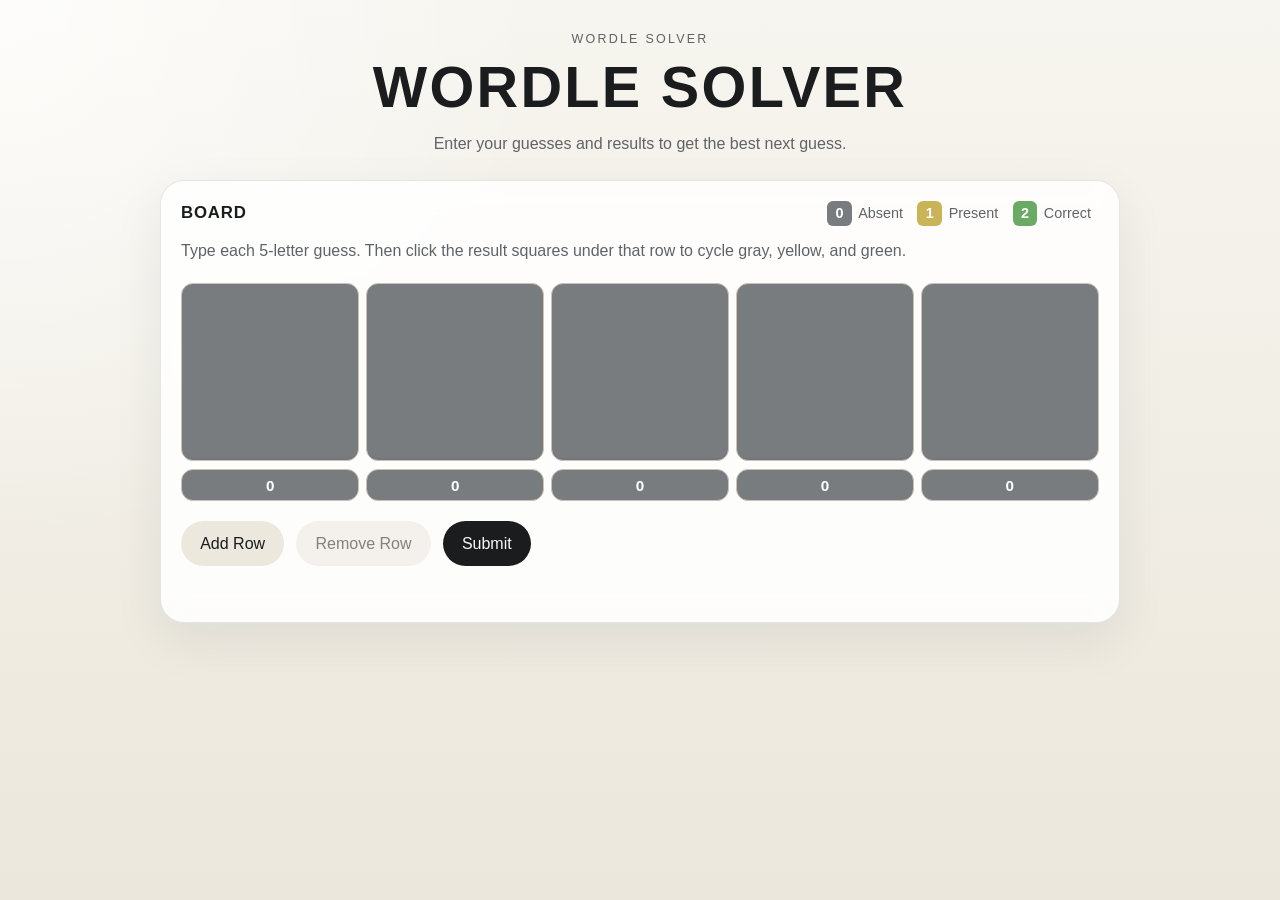
<file: frontend/index.html>
<!doctype html>
<html lang="en">
  <head>
    <meta charset="utf-8" />
    <meta name="viewport" content="width=device-width, initial-scale=1" />
    <title>Wordle Solver</title>
    <link rel="stylesheet" href="./styles.css" />
  </head>
  <body>
    <main class="page-shell">
      <section class="hero">
        <p class="eyebrow">Wordle Solver</p>
        <h1>Wordle Solver</h1>
        <p class="subtitle">
          Enter your guesses and results to get the best next guess.
        </p>
      </section>

      <section class="panel">
        <div class="panel-header">
          <h2>Board</h2>
          <div class="legend">
            <span class="legend-chip is-absent">0</span>
            <span class="legend-label">Absent</span>
            <span class="legend-chip is-present">1</span>
            <span class="legend-label">Present</span>
            <span class="legend-chip is-correct">2</span>
            <span class="legend-label">Correct</span>
          </div>
        </div>

        <p class="helper">
          Type each 5-letter guess. Then click the result squares under that row
          to cycle gray, yellow, and green.
        </p>

        <p id="backend-notice" class="backend-notice" hidden></p>

        <div id="board" class="board" aria-live="polite"></div>

        <div class="actions">
          <button id="add-row-button" type="button" class="button secondary">
            Add Row
          </button>
          <button id="remove-row-button" type="button" class="button secondary">
            Remove Row
          </button>
          <button id="solve-button" type="button" class="button primary">
            Submit
          </button>
        </div>

        <p id="status-message" class="status-message" aria-live="polite"></p>
      </section>

      <section id="results-panel" class="panel results-panel" hidden>
        <div class="panel-header">
          <h2>Next Guess</h2>
          <p id="strategy-line" class="strategy-line"></p>
        </div>

        <div class="result-grid">
          <article class="result-card result-card-primary">
            <p class="result-label">Best next guess</p>
            <div id="best-guess-tiles" class="word-tiles word-tiles-large"></div>
          </article>

          <article class="result-card">
            <p class="result-label">Remaining candidate count</p>
            <p id="remaining-count" class="remaining-count"></p>
          </article>
        </div>

        <article class="result-card">
          <div class="result-card-header">
            <p class="result-label">Top 10 ranked guesses</p>
            <p id="ranking-label" class="result-subtle"></p>
          </div>
          <ol id="ranked-list" class="ranked-list"></ol>
        </article>

        <article id="candidates-card" class="result-card" hidden>
          <div class="result-card-header">
            <p class="result-label">Remaining candidate words</p>
            <p class="result-subtle">Shown only when the list is already small.</p>
          </div>
          <div id="candidate-list" class="candidate-list"></div>
        </article>
      </section>
    </main>

    <script src="./config.js"></script>
    <script src="./app.js" defer></script>
  </body>
</html>
</file>
<file: frontend/styles.css>
:root {
  --bg-top: #f7f5ef;
  --bg-bottom: #ebe7dc;
  --panel: rgba(255, 255, 255, 0.86);
  --panel-border: rgba(27, 28, 29, 0.1);
  --text-main: #1a1c1d;
  --text-muted: #5f6368;
  --tile-empty: #ffffff;
  --tile-border: #c9c2b7;
  --tile-shadow: rgba(31, 32, 33, 0.08);
  --absent: #787c7e;
  --present: #c9b458;
  --correct: #6aaa64;
  --primary: #1a1c1d;
  --primary-contrast: #f8f8f6;
  --secondary: #ede8de;
}

* {
  box-sizing: border-box;
}

body {
  margin: 0;
  min-height: 100vh;
  background:
    radial-gradient(circle at top left, rgba(255, 255, 255, 0.75), transparent 35%),
    linear-gradient(180deg, var(--bg-top), var(--bg-bottom));
  color: var(--text-main);
  font-family: "Avenir Next", "Trebuchet MS", "Segoe UI", sans-serif;
}

button,
input {
  font: inherit;
}

.page-shell {
  width: min(960px, calc(100vw - 2rem));
  margin: 0 auto;
  padding: 2rem 0 3rem;
}

.hero {
  text-align: center;
  margin-bottom: 1.5rem;
}

.hero h1 {
  margin: 0;
  font-size: clamp(2.25rem, 6vw, 3.6rem);
  letter-spacing: 0.04em;
  text-transform: uppercase;
}

.eyebrow {
  margin: 0 0 0.5rem;
  color: var(--text-muted);
  letter-spacing: 0.18em;
  text-transform: uppercase;
  font-size: 0.78rem;
}

.subtitle {
  width: min(38rem, 100%);
  margin: 0.75rem auto 0;
  color: var(--text-muted);
  line-height: 1.5;
}

.panel {
  background: var(--panel);
  backdrop-filter: blur(12px);
  border: 1px solid var(--panel-border);
  border-radius: 24px;
  padding: 1.25rem;
  box-shadow: 0 18px 50px var(--tile-shadow);
}

.panel + .panel {
  margin-top: 1rem;
}

.panel-header {
  display: flex;
  gap: 1rem;
  justify-content: space-between;
  align-items: center;
  flex-wrap: wrap;
}

.panel-header h2 {
  margin: 0;
  font-size: 1.05rem;
  letter-spacing: 0.05em;
  text-transform: uppercase;
}

.legend {
  display: flex;
  align-items: center;
  gap: 0.4rem;
  flex-wrap: wrap;
  color: var(--text-muted);
  font-size: 0.9rem;
}

.legend-chip {
  width: 1.55rem;
  height: 1.55rem;
  display: inline-flex;
  align-items: center;
  justify-content: center;
  border-radius: 6px;
  color: white;
  font-weight: 700;
}

.legend-label {
  margin-right: 0.5rem;
}

.helper,
.backend-notice,
.strategy-line,
.result-subtle,
.status-message {
  color: var(--text-muted);
}

.helper {
  margin: 0.85rem 0 1.25rem;
  line-height: 1.5;
}

.backend-notice {
  margin: 0 0 1rem;
  padding: 0.85rem 1rem;
  border-radius: 14px;
  border: 1px solid rgba(120, 124, 126, 0.18);
  background: rgba(120, 124, 126, 0.1);
  line-height: 1.5;
}

.board {
  display: grid;
  gap: 1rem;
}

.board-row {
  display: grid;
  gap: 0.5rem;
}

.tile-row,
.feedback-row,
.word-tiles {
  display: grid;
  grid-template-columns: repeat(5, minmax(0, 1fr));
  gap: 0.45rem;
}

.word-tile,
.guess-input,
.feedback-button {
  border-radius: 12px;
  border: 1px solid var(--tile-border);
}

.guess-input,
.word-tile {
  aspect-ratio: 1 / 1;
  display: flex;
  align-items: center;
  justify-content: center;
  background: var(--tile-empty);
  box-shadow: inset 0 -2px 0 rgba(0, 0, 0, 0.04);
  font-size: clamp(1.25rem, 4vw, 1.8rem);
  font-weight: 800;
  letter-spacing: 0.07em;
  text-transform: uppercase;
}

.guess-input {
  width: 100%;
  text-align: center;
  color: white;
  caret-color: var(--text-main);
}

.guess-input:focus {
  outline: 3px solid rgba(26, 28, 29, 0.14);
  outline-offset: 0;
}

.feedback-row {
  gap: 0.4rem;
}

.feedback-button {
  min-height: 2rem;
  background: var(--secondary);
  color: white;
  font-size: 0.95rem;
  font-weight: 700;
  cursor: pointer;
}

.feedback-button:hover,
.button:hover {
  transform: translateY(-1px);
}

.feedback-button:focus-visible,
.button:focus-visible {
  outline: 3px solid rgba(26, 28, 29, 0.18);
  outline-offset: 2px;
}

.is-absent {
  background: var(--absent);
  color: white;
}

.is-present {
  background: var(--present);
  color: white;
}

.is-correct {
  background: var(--correct);
  color: white;
}

.actions {
  display: flex;
  gap: 0.75rem;
  flex-wrap: wrap;
  margin-top: 1.25rem;
}

.button {
  border: 0;
  border-radius: 999px;
  padding: 0.85rem 1.2rem;
  cursor: pointer;
  transition: transform 120ms ease, opacity 120ms ease;
}

.button.primary {
  background: var(--primary);
  color: var(--primary-contrast);
}

.button.secondary {
  background: var(--secondary);
  color: var(--text-main);
}

.button:disabled {
  opacity: 0.55;
  cursor: wait;
  transform: none;
}

.status-message {
  min-height: 1.25rem;
  margin: 1rem 0 0;
}

.status-message.is-error {
  color: #9a3412;
}

.status-message.is-success {
  color: #1d5e2d;
}

.result-grid {
  display: grid;
  gap: 1rem;
  grid-template-columns: repeat(auto-fit, minmax(220px, 1fr));
}

.result-card {
  border: 1px solid rgba(27, 28, 29, 0.08);
  border-radius: 18px;
  padding: 1rem;
  background: rgba(255, 255, 255, 0.72);
}

.result-card-primary {
  background: linear-gradient(180deg, rgba(255, 255, 255, 0.92), rgba(241, 246, 236, 0.95));
}

.result-card-header {
  display: flex;
  justify-content: space-between;
  align-items: baseline;
  gap: 0.75rem;
  flex-wrap: wrap;
}

.result-label {
  margin: 0 0 0.85rem;
  font-size: 0.84rem;
  color: var(--text-muted);
  letter-spacing: 0.12em;
  text-transform: uppercase;
}

.word-tiles-large .word-tile {
  font-size: clamp(1.45rem, 4vw, 2rem);
}

.remaining-count {
  margin: 0;
  font-size: clamp(2rem, 5vw, 2.8rem);
  font-weight: 800;
}

.ranked-list {
  list-style: none;
  padding: 0;
  margin: 0;
  display: grid;
  gap: 0.7rem;
}

.ranked-item {
  display: flex;
  justify-content: space-between;
  gap: 1rem;
  align-items: center;
  padding: 0.7rem 0.85rem;
  border-radius: 14px;
  background: rgba(237, 232, 222, 0.6);
}

.ranked-word {
  font-weight: 800;
  letter-spacing: 0.08em;
  text-transform: uppercase;
}

.ranked-score {
  color: var(--text-muted);
  font-size: 0.95rem;
  text-align: right;
}

.candidate-list {
  display: flex;
  flex-wrap: wrap;
  gap: 0.5rem;
}

.candidate-chip {
  padding: 0.45rem 0.7rem;
  border-radius: 999px;
  background: rgba(237, 232, 222, 0.85);
  letter-spacing: 0.05em;
  text-transform: uppercase;
  font-size: 0.92rem;
}

@media (max-width: 640px) {
  .page-shell {
    width: min(100vw - 1rem, 960px);
    padding: 1rem 0 2rem;
  }

  .panel {
    padding: 1rem;
    border-radius: 20px;
  }

  .actions {
    display: grid;
    grid-template-columns: 1fr;
  }

  .button {
    width: 100%;
  }
}
</file>
